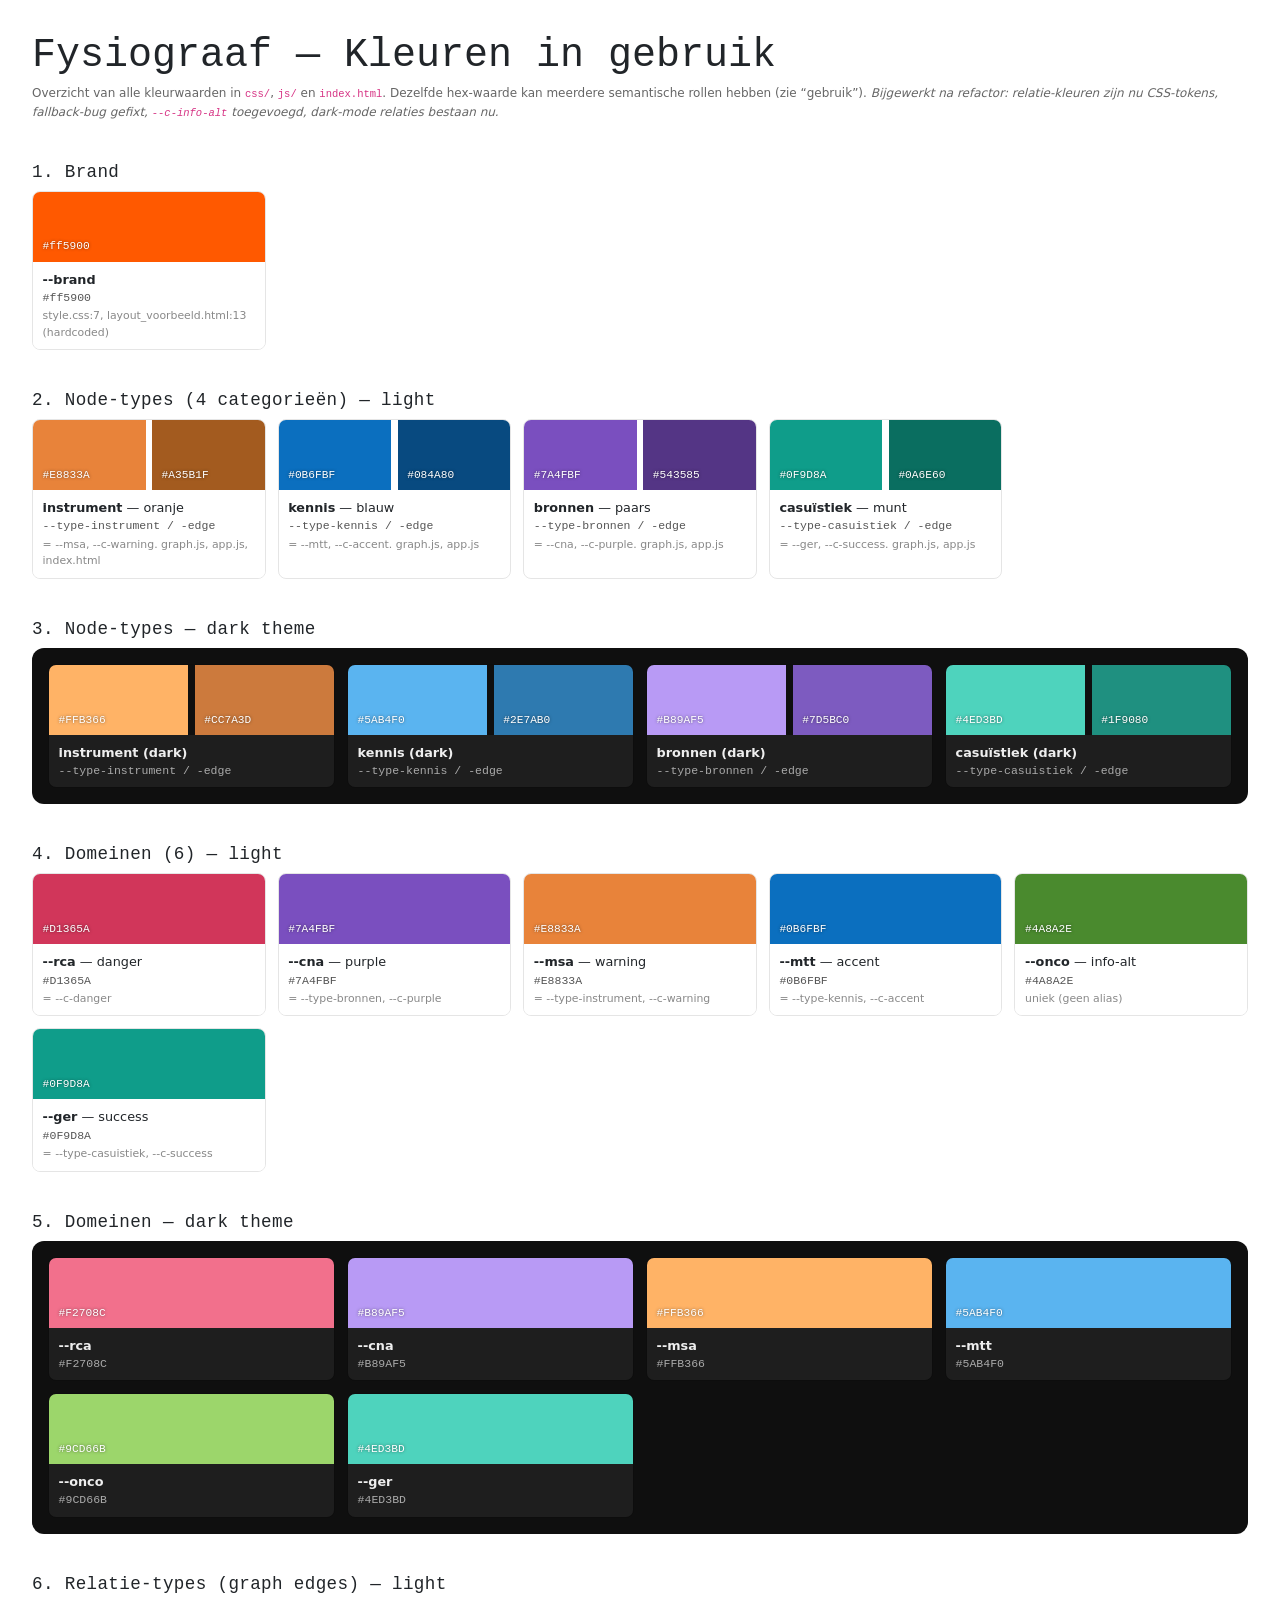
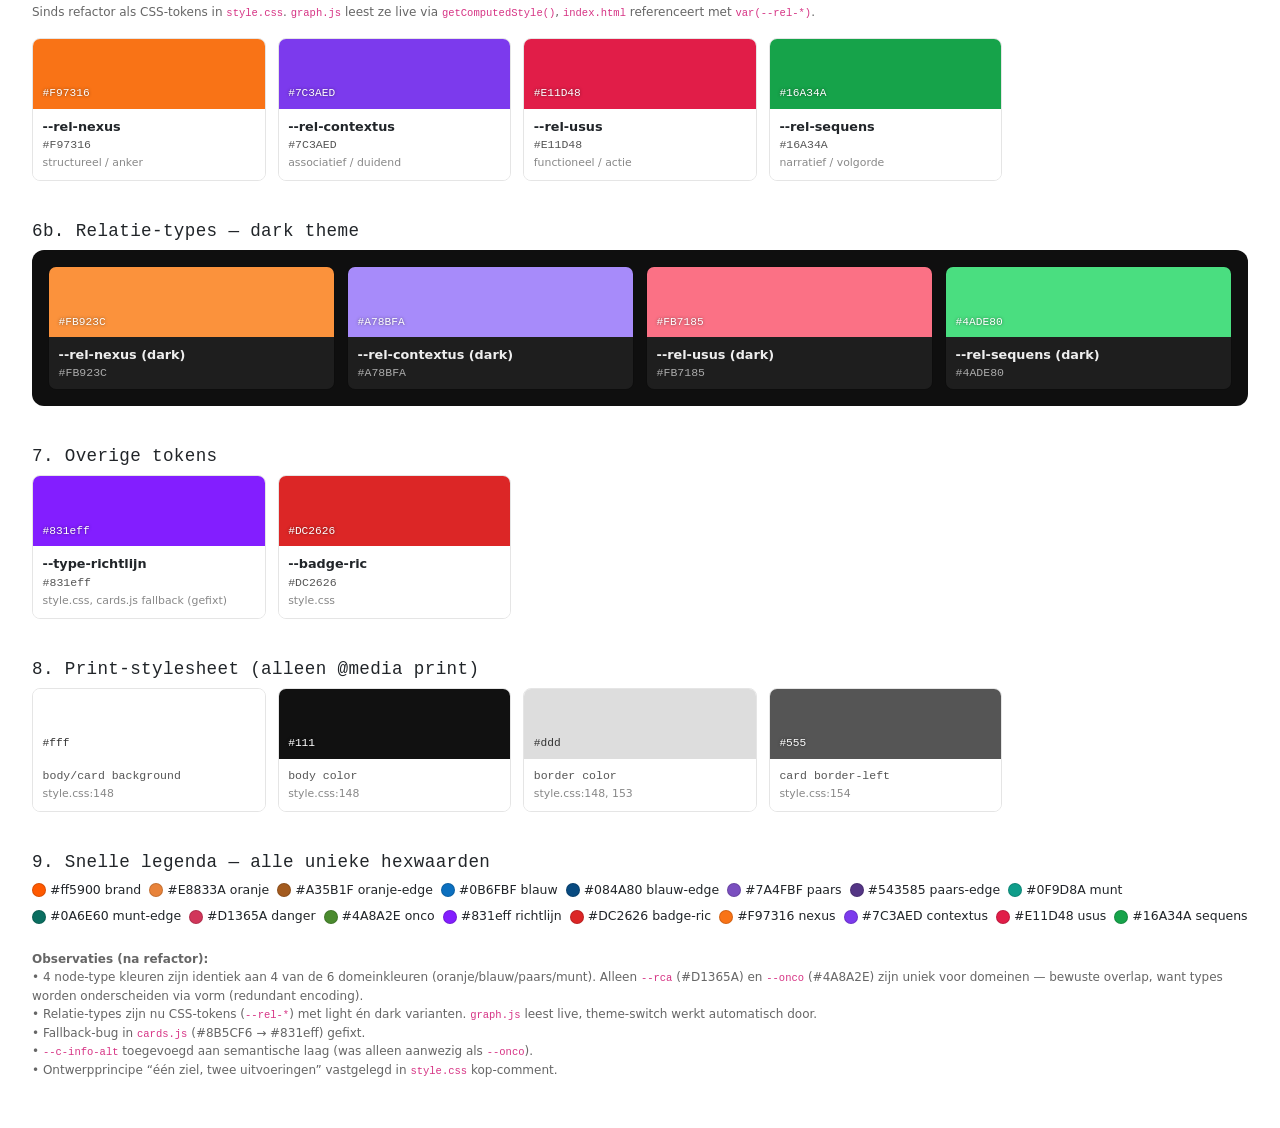
<file: kleuren_overzicht.html>
<!doctype html>
<html lang="nl" data-bs-theme="light">
<head>
<meta charset="utf-8">
<title>Fysiograaf — Kleuren­overzicht</title>
<link href="https://cdn.jsdelivr.net/npm/bootstrap@5.3.3/dist/css/bootstrap.min.css" rel="stylesheet">
<style>
  body { font-family: 'Inter', system-ui, sans-serif; padding: 2rem; }
  h2 { margin-top: 2.5rem; font-family: 'JetBrains Mono', monospace; font-size: 1.1rem; letter-spacing: .02em; }
  .swatch-grid {
    display: grid;
    grid-template-columns: repeat(auto-fill, minmax(230px, 1fr));
    gap: .75rem;
  }
  .swatch {
    border: 1px solid rgba(0,0,0,.1);
    border-radius: .5rem;
    overflow: hidden;
    font-size: .8rem;
  }
  .swatch .chip {
    height: 70px;
    display: flex;
    align-items: flex-end;
    padding: .4rem .6rem;
    color: #fff;
    text-shadow: 0 0 3px rgba(0,0,0,.5);
    font-family: 'JetBrains Mono', monospace;
    font-size: .7rem;
  }
  .swatch .meta {
    padding: .5rem .6rem;
    background: #fff;
  }
  .swatch .meta code { font-size: .72rem; color: #555; display:block; }
  .swatch .meta .use { font-size: .68rem; color: #888; margin-top: .15rem; }
  .theme-dark .swatch .meta { background: #1e1e1e; color: #eee; }
  .theme-dark .swatch .meta code { color: #aaa; }
  .theme-dark { background: #0f0f0f; color: #eee; padding: 1rem; border-radius: .75rem; }
  .legend { font-size: .75rem; color: #666; margin-bottom: 1rem; }
  .pair-row { display: flex; gap: .4rem; }
  .pair-row > div { flex: 1; }
  .dot-row { display:flex; gap:.5rem; align-items:center; flex-wrap:wrap; margin:.5rem 0 1rem; font-size:.78rem; }
  .dot { width:14px; height:14px; border-radius:50%; display:inline-block; vertical-align:middle; margin-right:.25rem; border:1px solid rgba(0,0,0,.15); }
</style>
</head>
<body>

<h1 class="mb-1" style="font-family:'JetBrains Mono',monospace;">Fysiograaf &mdash; Kleuren in gebruik</h1>
<p class="legend">Overzicht van alle kleurwaarden in <code>css/</code>, <code>js/</code> en <code>index.html</code>. Dezelfde hex-waarde kan meerdere semantische rollen hebben (zie &ldquo;gebruik&rdquo;). <em>Bijgewerkt na refactor: relatie-kleuren zijn nu CSS-tokens, fallback-bug gefixt, <code>--c-info-alt</code> toegevoegd, dark-mode relaties bestaan nu.</em></p>

<!-- ═══════════════════════════════════════════════════════════════════ -->
<h2>1. Brand</h2>
<div class="swatch-grid">
  <div class="swatch">
    <div class="chip" style="background:#ff5900">#ff5900</div>
    <div class="meta"><strong>--brand</strong><code>#ff5900</code><div class="use">style.css:7, layout_voorbeeld.html:13 (hardcoded)</div></div>
  </div>
</div>

<!-- ═══════════════════════════════════════════════════════════════════ -->
<h2>2. Node-types (4 categorie&euml;n) &mdash; light</h2>
<div class="swatch-grid">
  <div class="swatch">
    <div class="pair-row">
      <div class="chip" style="background:#E8833A">#E8833A</div>
      <div class="chip" style="background:#A35B1F">#A35B1F</div>
    </div>
    <div class="meta"><strong>instrument</strong> &mdash; oranje <code>--type-instrument / -edge</code><div class="use">= --msa, --c-warning. graph.js, app.js, index.html</div></div>
  </div>
  <div class="swatch">
    <div class="pair-row">
      <div class="chip" style="background:#0B6FBF">#0B6FBF</div>
      <div class="chip" style="background:#084A80">#084A80</div>
    </div>
    <div class="meta"><strong>kennis</strong> &mdash; blauw <code>--type-kennis / -edge</code><div class="use">= --mtt, --c-accent. graph.js, app.js</div></div>
  </div>
  <div class="swatch">
    <div class="pair-row">
      <div class="chip" style="background:#7A4FBF">#7A4FBF</div>
      <div class="chip" style="background:#543585">#543585</div>
    </div>
    <div class="meta"><strong>bronnen</strong> &mdash; paars <code>--type-bronnen / -edge</code><div class="use">= --cna, --c-purple. graph.js, app.js</div></div>
  </div>
  <div class="swatch">
    <div class="pair-row">
      <div class="chip" style="background:#0F9D8A">#0F9D8A</div>
      <div class="chip" style="background:#0A6E60">#0A6E60</div>
    </div>
    <div class="meta"><strong>casu&iuml;stiek</strong> &mdash; munt <code>--type-casuistiek / -edge</code><div class="use">= --ger, --c-success. graph.js, app.js</div></div>
  </div>
</div>

<!-- ═══════════════════════════════════════════════════════════════════ -->
<h2>3. Node-types &mdash; dark theme</h2>
<div class="theme-dark">
<div class="swatch-grid">
  <div class="swatch">
    <div class="pair-row">
      <div class="chip" style="background:#FFB366">#FFB366</div>
      <div class="chip" style="background:#CC7A3D">#CC7A3D</div>
    </div>
    <div class="meta"><strong>instrument (dark)</strong><code>--type-instrument / -edge</code></div>
  </div>
  <div class="swatch">
    <div class="pair-row">
      <div class="chip" style="background:#5AB4F0">#5AB4F0</div>
      <div class="chip" style="background:#2E7AB0">#2E7AB0</div>
    </div>
    <div class="meta"><strong>kennis (dark)</strong><code>--type-kennis / -edge</code></div>
  </div>
  <div class="swatch">
    <div class="pair-row">
      <div class="chip" style="background:#B89AF5">#B89AF5</div>
      <div class="chip" style="background:#7D5BC0">#7D5BC0</div>
    </div>
    <div class="meta"><strong>bronnen (dark)</strong><code>--type-bronnen / -edge</code></div>
  </div>
  <div class="swatch">
    <div class="pair-row">
      <div class="chip" style="background:#4ED3BD">#4ED3BD</div>
      <div class="chip" style="background:#1F9080">#1F9080</div>
    </div>
    <div class="meta"><strong>casu&iuml;stiek (dark)</strong><code>--type-casuistiek / -edge</code></div>
  </div>
</div>
</div>

<!-- ═══════════════════════════════════════════════════════════════════ -->
<h2>4. Domeinen (6) &mdash; light</h2>
<div class="swatch-grid">
  <div class="swatch"><div class="chip" style="background:#D1365A">#D1365A</div><div class="meta"><strong>--rca</strong> &mdash; danger<code>#D1365A</code><div class="use">= --c-danger</div></div></div>
  <div class="swatch"><div class="chip" style="background:#7A4FBF">#7A4FBF</div><div class="meta"><strong>--cna</strong> &mdash; purple<code>#7A4FBF</code><div class="use">= --type-bronnen, --c-purple</div></div></div>
  <div class="swatch"><div class="chip" style="background:#E8833A">#E8833A</div><div class="meta"><strong>--msa</strong> &mdash; warning<code>#E8833A</code><div class="use">= --type-instrument, --c-warning</div></div></div>
  <div class="swatch"><div class="chip" style="background:#0B6FBF">#0B6FBF</div><div class="meta"><strong>--mtt</strong> &mdash; accent<code>#0B6FBF</code><div class="use">= --type-kennis, --c-accent</div></div></div>
  <div class="swatch"><div class="chip" style="background:#4A8A2E">#4A8A2E</div><div class="meta"><strong>--onco</strong> &mdash; info-alt<code>#4A8A2E</code><div class="use">uniek (geen alias)</div></div></div>
  <div class="swatch"><div class="chip" style="background:#0F9D8A">#0F9D8A</div><div class="meta"><strong>--ger</strong> &mdash; success<code>#0F9D8A</code><div class="use">= --type-casuistiek, --c-success</div></div></div>
</div>

<!-- ═══════════════════════════════════════════════════════════════════ -->
<h2>5. Domeinen &mdash; dark theme</h2>
<div class="theme-dark">
<div class="swatch-grid">
  <div class="swatch"><div class="chip" style="background:#F2708C">#F2708C</div><div class="meta"><strong>--rca</strong><code>#F2708C</code></div></div>
  <div class="swatch"><div class="chip" style="background:#B89AF5">#B89AF5</div><div class="meta"><strong>--cna</strong><code>#B89AF5</code></div></div>
  <div class="swatch"><div class="chip" style="background:#FFB366">#FFB366</div><div class="meta"><strong>--msa</strong><code>#FFB366</code></div></div>
  <div class="swatch"><div class="chip" style="background:#5AB4F0">#5AB4F0</div><div class="meta"><strong>--mtt</strong><code>#5AB4F0</code></div></div>
  <div class="swatch"><div class="chip" style="background:#9CD66B">#9CD66B</div><div class="meta"><strong>--onco</strong><code>#9CD66B</code></div></div>
  <div class="swatch"><div class="chip" style="background:#4ED3BD">#4ED3BD</div><div class="meta"><strong>--ger</strong><code>#4ED3BD</code></div></div>
</div>
</div>

<!-- ═══════════════════════════════════════════════════════════════════ -->
<h2>6. Relatie-types (graph edges) &mdash; light</h2>
<p class="legend">Sinds refactor als CSS-tokens in <code>style.css</code>. <code>graph.js</code> leest ze live via <code>getComputedStyle()</code>, <code>index.html</code> referenceert met <code>var(--rel-*)</code>.</p>
<div class="swatch-grid">
  <div class="swatch"><div class="chip" style="background:#F97316">#F97316</div><div class="meta"><strong>--rel-nexus</strong><code>#F97316</code><div class="use">structureel / anker</div></div></div>
  <div class="swatch"><div class="chip" style="background:#7C3AED">#7C3AED</div><div class="meta"><strong>--rel-contextus</strong><code>#7C3AED</code><div class="use">associatief / duidend</div></div></div>
  <div class="swatch"><div class="chip" style="background:#E11D48">#E11D48</div><div class="meta"><strong>--rel-usus</strong><code>#E11D48</code><div class="use">functioneel / actie</div></div></div>
  <div class="swatch"><div class="chip" style="background:#16A34A">#16A34A</div><div class="meta"><strong>--rel-sequens</strong><code>#16A34A</code><div class="use">narratief / volgorde</div></div></div>
</div>

<h2>6b. Relatie-types &mdash; dark theme</h2>
<div class="theme-dark">
<div class="swatch-grid">
  <div class="swatch"><div class="chip" style="background:#FB923C">#FB923C</div><div class="meta"><strong>--rel-nexus (dark)</strong><code>#FB923C</code></div></div>
  <div class="swatch"><div class="chip" style="background:#A78BFA">#A78BFA</div><div class="meta"><strong>--rel-contextus (dark)</strong><code>#A78BFA</code></div></div>
  <div class="swatch"><div class="chip" style="background:#FB7185">#FB7185</div><div class="meta"><strong>--rel-usus (dark)</strong><code>#FB7185</code></div></div>
  <div class="swatch"><div class="chip" style="background:#4ADE80">#4ADE80</div><div class="meta"><strong>--rel-sequens (dark)</strong><code>#4ADE80</code></div></div>
</div>
</div>

<!-- ═══════════════════════════════════════════════════════════════════ -->
<h2>7. Overige tokens</h2>
<div class="swatch-grid">
  <div class="swatch"><div class="chip" style="background:#831eff">#831eff</div><div class="meta"><strong>--type-richtlijn</strong><code>#831eff</code><div class="use">style.css, cards.js fallback (gefixt)</div></div></div>
  <div class="swatch"><div class="chip" style="background:#DC2626">#DC2626</div><div class="meta"><strong>--badge-ric</strong><code>#DC2626</code><div class="use">style.css</div></div></div>
</div>

<!-- ═══════════════════════════════════════════════════════════════════ -->
<h2>8. Print-stylesheet (alleen @media print)</h2>
<div class="swatch-grid">
  <div class="swatch"><div class="chip" style="background:#fff;color:#333;text-shadow:none">#fff</div><div class="meta"><code>body/card background</code><div class="use">style.css:148</div></div></div>
  <div class="swatch"><div class="chip" style="background:#111">#111</div><div class="meta"><code>body color</code><div class="use">style.css:148</div></div></div>
  <div class="swatch"><div class="chip" style="background:#ddd;color:#333;text-shadow:none">#ddd</div><div class="meta"><code>border color</code><div class="use">style.css:148, 153</div></div></div>
  <div class="swatch"><div class="chip" style="background:#555">#555</div><div class="meta"><code>card border-left</code><div class="use">style.css:154</div></div></div>
</div>

<!-- ═══════════════════════════════════════════════════════════════════ -->
<h2>9. Snelle legenda &mdash; alle unieke hexwaarden</h2>
<div class="dot-row">
  <span><span class="dot" style="background:#ff5900"></span>#ff5900 brand</span>
  <span><span class="dot" style="background:#E8833A"></span>#E8833A oranje</span>
  <span><span class="dot" style="background:#A35B1F"></span>#A35B1F oranje-edge</span>
  <span><span class="dot" style="background:#0B6FBF"></span>#0B6FBF blauw</span>
  <span><span class="dot" style="background:#084A80"></span>#084A80 blauw-edge</span>
  <span><span class="dot" style="background:#7A4FBF"></span>#7A4FBF paars</span>
  <span><span class="dot" style="background:#543585"></span>#543585 paars-edge</span>
  <span><span class="dot" style="background:#0F9D8A"></span>#0F9D8A munt</span>
  <span><span class="dot" style="background:#0A6E60"></span>#0A6E60 munt-edge</span>
  <span><span class="dot" style="background:#D1365A"></span>#D1365A danger</span>
  <span><span class="dot" style="background:#4A8A2E"></span>#4A8A2E onco</span>
  <span><span class="dot" style="background:#831eff"></span>#831eff richtlijn</span>
  <span><span class="dot" style="background:#DC2626"></span>#DC2626 badge-ric</span>
  <span><span class="dot" style="background:#F97316"></span>#F97316 nexus</span>
  <span><span class="dot" style="background:#7C3AED"></span>#7C3AED contextus</span>
  <span><span class="dot" style="background:#E11D48"></span>#E11D48 usus</span>
  <span><span class="dot" style="background:#16A34A"></span>#16A34A sequens</span>
</div>

<p class="legend mt-4">
<strong>Observaties (na refactor):</strong><br>
&bull; 4 node-type kleuren zijn identiek aan 4 van de 6 domeinkleuren (oranje/blauw/paars/munt). Alleen <code>--rca</code> (#D1365A) en <code>--onco</code> (#4A8A2E) zijn uniek voor domeinen &mdash; bewuste overlap, want types worden onderscheiden via vorm (redundant encoding).<br>
&bull; Relatie-types zijn nu CSS-tokens (<code>--rel-*</code>) met light &eacute;n dark varianten. <code>graph.js</code> leest live, theme-switch werkt automatisch door.<br>
&bull; Fallback-bug in <code>cards.js</code> (#8B5CF6 &rarr; #831eff) gefixt.<br>
&bull; <code>--c-info-alt</code> toegevoegd aan semantische laag (was alleen aanwezig als <code>--onco</code>).<br>
&bull; Ontwerpprincipe &ldquo;&eacute;&eacute;n ziel, twee uitvoeringen&rdquo; vastgelegd in <code>style.css</code> kop-comment.
</p>

</body>
</html>
</file>
